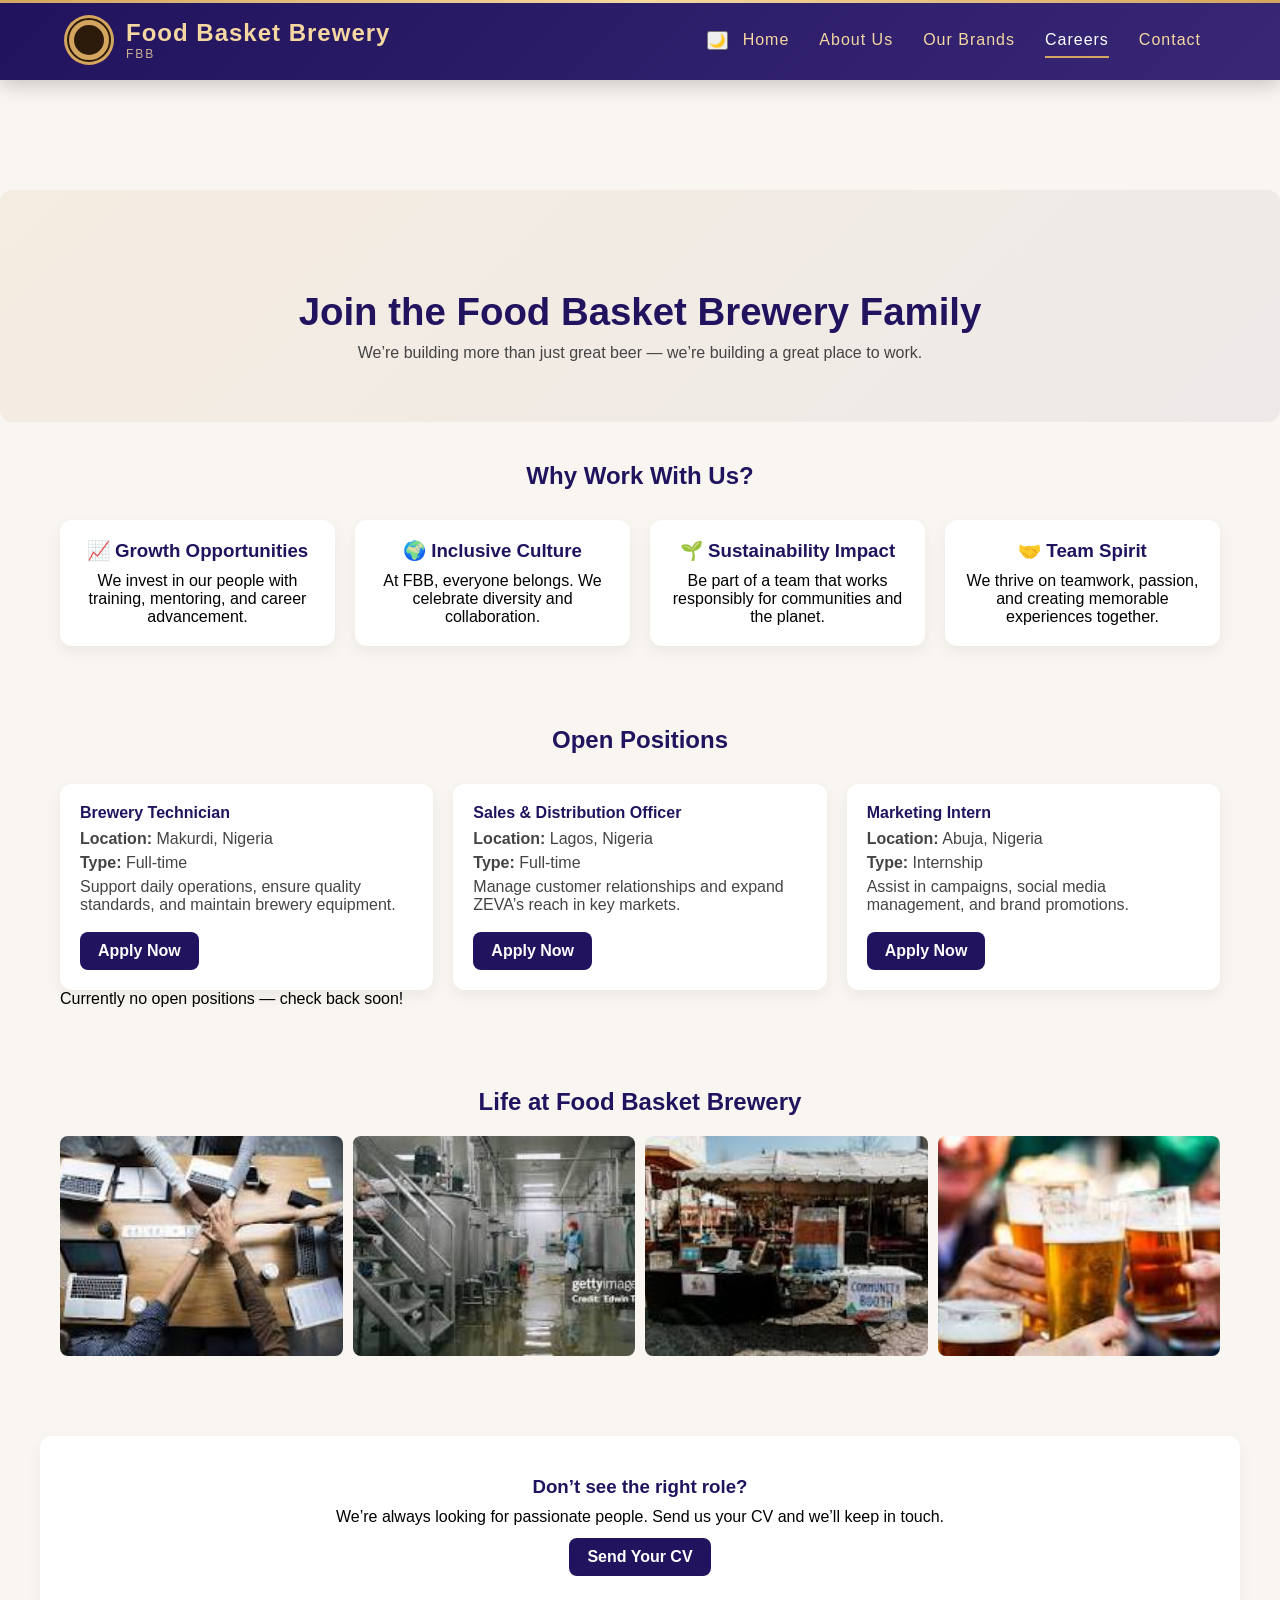
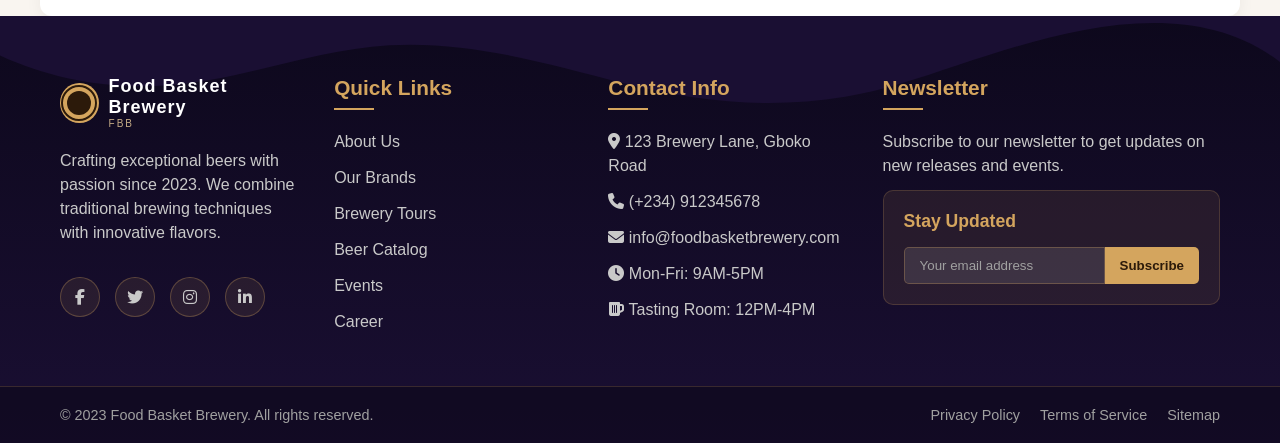
<file: final/career.html>
<!DOCTYPE html>
<html lang="en">
<head>
  <meta charset="UTF-8">
  <meta name="viewport" content="width=device-width, initial-scale=1.0">
  <title>Career — Food Basket Brewery</title>
  <link rel="stylesheet" href="index.css">
  <link rel="stylesheet" href="https://cdnjs.cloudflare.com/ajax/libs/font-awesome/6.4.0/css/all.min.css">
</head>
<body>
  <!-- NAVBAR -->
  <div class="nav-container">
    <nav class="nav-bar">
      <a href="index.html" class="logo">
        <div class="logo-icon"></div>
        <div class="logo-text">
          <span class="logo-main">Food Basket Brewery</span>
          <span class="logo-acronym">FBB</span>
        </div>
      </a>
      <button class="hamburger"><span></span><span></span><span></span></button>
      <ul class="nav-links">
        <button id="theme-toggle">🌙</button>
        <li class="nav-item"><a href="index.html" class="nav-link">Home</a></li>
        <li class="nav-item"><a href="about.html" class="nav-link">About Us</a></li>
        <li class="nav-item"><a href="brands.html" class="nav-link">Our Brands</a></li>
        <li class="nav-item"><a href="career.html" class="nav-link active">Careers</a></li>
        <li class="nav-item"><a href="contact.html" class="nav-link">Contact</a></li>
      </ul>
    </nav>
  </div>

  <!-- HERO -->
  <header class="career-hero scroll-animate">
    <h1>Join the Food Basket Brewery Family</h1>
    <p>We’re building more than just great beer — we’re building a great place to work.</p>
  </header>

  <!-- WHY WORK WITH US -->
  <section class="career-values container scroll-animate">
    <h2>Why Work With Us?</h2>
    <div class="values-grid">
      <div class="value-card">
        <h3>📈 Growth Opportunities</h3>
        <p>We invest in our people with training, mentoring, and career advancement.</p>
      </div>
      <div class="value-card">
        <h3>🌍 Inclusive Culture</h3>
        <p>At FBB, everyone belongs. We celebrate diversity and collaboration.</p>
      </div>
      <div class="value-card">
        <h3>🌱 Sustainability Impact</h3>
        <p>Be part of a team that works responsibly for communities and the planet.</p>
      </div>
      <div class="value-card">
        <h3>🤝 Team Spirit</h3>
        <p>We thrive on teamwork, passion, and creating memorable experiences together.</p>
      </div>
    </div>
  </section>

  <!-- OPEN POSITIONS -->
  <section class="career-openings container scroll-animate">
    <h2>Open Positions</h2>
    <div class="jobs-grid">
      <article class="job-card">
        <h4>Brewery Technician</h4>
        <p><strong>Location:</strong> Makurdi, Nigeria</p>
        <p><strong>Type:</strong> Full-time</p>
        <p>Support daily operations, ensure quality standards, and maintain brewery equipment.</p>
        <a href="mailto:ayangaormarvellous1980@gmail.com" class="btn-cta">Apply Now</a>
      </article>
      <article class="job-card">
        <h4>Sales & Distribution Officer</h4>
        <p><strong>Location:</strong> Lagos, Nigeria</p>
        <p><strong>Type:</strong> Full-time</p>
        <p>Manage customer relationships and expand ZEVA’s reach in key markets.</p>
        <a href="mailto:hr@fbb.com" class="btn-cta">Apply Now</a>
      </article>
      <article class="job-card">
        <h4>Marketing Intern</h4>
        <p><strong>Location:</strong> Abuja, Nigeria</p>
        <p><strong>Type:</strong> Internship</p>
        <p>Assist in campaigns, social media management, and brand promotions.</p>
        <a href="mailto:hr@fbb.com" class="btn-cta">Apply Now</a>
      </article>
    </div>
    <!--- If no jobs are open, you can show:--->
    <p class="no-openings">Currently no open positions — check back soon!</p>
    
  </section>

  <!-- LIFE AT FBB -->
  <section class="career-life container scroll-animate">
    <h2>Life at Food Basket Brewery</h2>
    <div class="gallery-grid">
      <img src="images/team colabo.jpg" alt="Team collaboration">
      <img src="images/production floor.jpg" alt="Production floor">
      <img src="images/comunit event.jpg" alt="Community event">
      <img src="images/celebr.jpg" alt="Celebration at FBB">
    </div>
  </section>

  <!-- CTA -->
  <section class="career-cta container scroll-animate">
    <h3>Don’t see the right role?</h3>
    <p>We’re always looking for passionate people. Send us your CV and we’ll keep in touch.</p>
<a href="mailto:hr@fbb.com?subject=Career%20Application&body=Hello%20FBB%20Team,%0D%0A%0D%0APlease%20find%20my%20CV%20attached.%0D%0A%0D%0ARegards," class="btn-cta">
  Send Your CV
</a>
  </section>

  <!-- footer -->
     <footer>
        <div class="footer-wave"></div>
        <div class="beer-bubbles" id="bubbles"></div>
        
        <div class="footer-container">
            <div class="footer-column">
                <div class="logo-footer">
                    <div class="logo-icon-footer"></div>
                    <div class="logo-text-footer">
                        <span class="logo-main-footer">Food Basket Brewery</span>
                        <span class="logo-acronym-footer">FBB</span>
                    </div>
                </div>
                <p>Crafting exceptional beers with passion since 2023. We combine traditional brewing techniques with innovative flavors.</p>
                <div class="social-icons">
                    <a href="#" class="social-icon">
                        <i class="fab fa-facebook-f"></i>
                    </a>
                    <a href="#" class="social-icon">
                        <i class="fab fa-twitter"></i>
                    </a>
                    <a href="#" class="social-icon">
                        <i class="fab fa-instagram"></i>
                    </a>
                    <a href="#" class="social-icon">
                        <i class="fab fa-linkedin-in"></i>
                    </a>
                </div>
            </div>
            
            <div class="footer-column">
                <h3>Quick Links</h3>
                <a href="#">About Us</a>
                <a href="#">Our Brands</a>
                <a href="#">Brewery Tours</a>
                <a href="#">Beer Catalog</a>
                <a href="#">Events</a>
                <a href="#">Career</a>
            </div>
            
            <div class="footer-column">
                <h3>Contact Info</h3>
                <p><i class="fas fa-map-marker-alt"></i> 123 Brewery Lane, Gboko Road</p>
                <p><i class="fas fa-phone"></i> (+234) 912345678</p>
                <p><i class="fas fa-envelope"></i> info@foodbasketbrewery.com</p>
                <p><i class="fas fa-clock"></i> Mon-Fri: 9AM-5PM</p>
                <p><i class="fas fa-beer"></i> Tasting Room: 12PM-4PM</p>
            </div>
            
            <div class="footer-column">
                <h3>Newsletter</h3>
                <p>Subscribe to our newsletter to get updates on new releases and events.</p>
                <div class="footer-newsletter">
                    <h4>Stay Updated</h4>
                    <div class="newsletter-form">
                        <input type="email" class="newsletter-input" placeholder="Your email address">
                        <button class="newsletter-btn">Subscribe</button>
                    </div>
                </div>
            </div>
        </div>
        
        <div class="footer-bottom">
            <div class="footer-bottom-content">
                <div class="copyright">
                    &copy; 2023 Food Basket Brewery. All rights reserved.
                </div>
                <div class="footer-links">
                    <a href="#">Privacy Policy</a>
                    <a href="#">Terms of Service</a>
                    <a href="#">Sitemap</a>
                </div>
            </div>
        </div>
    </footer>


  <script>
    // Scroll animations
    ScrollReveal().reveal('.scroll-animate', {
      distance: '40px',
      duration: 900,
      easing: 'ease-in-out',
      origin: 'bottom',
      interval: 150
    });
    // Dynamic year
    document.getElementById('year').textContent = new Date().getFullYear();
  </script>
</body>
</html>
</file>
<file: final/index.css>
* {
            margin: 0;
            padding: 0;
            box-sizing: border-box;
            font-family: 'Segoe UI', Tahoma, Geneva, Verdana, sans-serif;
        }

        body {
            background-color: #f9f5f0;
            padding-top: 100px;
        }

        body.dark {
            background: #222;
            color: #eee;
        }

        .nav-container {
            position: fixed;
            top: 0;
            left: 0;
            width: 100%;
            z-index: 1000;
        }

        .nav-bar {
            display: flex;
            align-items: center;
            justify-content: space-between;
            padding: 15px 5%;
            background: linear-gradient(135deg, #21135e 0%, #382775 100%);
            box-shadow: 0 5px 20px rgba(0, 0, 0, 0.2);
            position: relative;
            overflow: hidden;
        }

        .nav-bar::before {
            content: '';
            position: absolute;
            top: 0;
            left: 0;
            width: 100%;
            height: 3px;
            background: linear-gradient(90deg, #d4a55e, #f5d7a1, #d4a55e);
            z-index: 2;
        }

        .logo {
            display: flex;
            align-items: center;
            color: #f5d7a1;
            text-decoration: none;
        }

        .logo-icon {
            width: 50px;
            height: 50px;
            background: #d4a55e;
            border-radius: 50%;
            display: flex;
            align-items: center;
            justify-content: center;
            margin-right: 12px;
            position: relative;
            overflow: hidden;
        }

        .logo-icon::before {
            content: '';
            position: absolute;
            width: 30px;
            height: 30px;
            border-radius: 50%;
            background: #2c1a0a;
        }

        .logo-icon::after {
            content: '';
            position: absolute;
            width: 40px;
            height: 40px;
            border-radius: 50%;
            border: 2px solid #2c1a0a;
        }

        .logo-text {
            display: flex;
            flex-direction: column;
        }

        .logo-main {
            font-size: 24px;
            font-weight: 700;
            letter-spacing: 1px;
        }

        .logo-acronym {
            font-size: 12px;
            opacity: 0.8;
            letter-spacing: 2px;
        }

        .nav-links {
            display: flex;
            list-style: none;
        }

        .nav-item {
            position: relative;
            margin: 0 15px;
        }

        .nav-link {
            color: #f5d7a1;
            text-decoration: none;
            font-weight: 500;
            padding: 10px 0;
            position: relative;
            transition: all 0.3s ease;
            letter-spacing: 1px;
        }

        .nav-link::before {
            content: '';
            position: absolute;
            bottom: 0;
            left: 0;
            width: 0;
            height: 2px;
            background: #d4a55e;
            transition: width 0.3s ease;
        }

        .nav-link:hover {
            color: #ffffff;
        }

        .nav-link:hover::before {
            width: 100%;
        }

        .nav-link.active {
            color: #ffffff;
        }

        .nav-link.active::before {
            width: 100%;
        }

        .hamburger {
            display: none;
            cursor: pointer;
            background: none;
            border: none;
            width: 30px;
            height: 20px;
            position: relative;
        }

        .hamburger span {
            display: block;
            position: absolute;
            height: 3px;
            width: 100%;
            background: #f5d7a1;
            border-radius: 3px;
            transition: all 0.3s ease;
        }

        .hamburger span:nth-child(1) {
            top: 0;
        }

        .hamburger span:nth-child(2) {
            top: 8px;
        }

        .hamburger span:nth-child(3) {
            top: 16px;
        }



        /* Responsive Design */
        @media (max-width: 768px) {
            .hamburger {
                display: block;
            }
            .logo-main{
                font-size: 18px;
            }
            .nav-links {
                position: fixed;
                top: 73px;
                right: -100%;
                width: 80%;
                height: calc(100vh - 73px);
                background: linear-gradient(135deg, #2c1a0a 0%, #4a2e1a 100%);
                flex-direction: column;
                align-items: center;
                justify-content: flex-start;
                padding-top: 40px;
                transition: right 0.5s ease;
                box-shadow: -5px 0 15px rgba(0, 0, 0, 0.1);
            }

            .nav-links.active {
                right: 0;
            }

            .nav-item {
                margin: 15px 0;
                width: 100%;
                text-align: center;
            }

            .nav-link {
                display: block;
                padding: 15px;
                font-size: 18px;
            }

            .hamburger.active span:nth-child(1) {
                transform: rotate(45deg);
                top: 8px;
            }

            .hamburger.active span:nth-child(2) {
                opacity: 0;
            }

            .hamburger.active span:nth-child(3) {
                transform: rotate(-45deg);
                top: 8px;
            }
        }


        /* Slider Styles */
        .slider {
            position: relative;
            width: 99%;
            max-width: 1350px;
            height: 500px;
            margin: 20px auto;
            overflow: hidden;
            border-radius: 10px;
            box-shadow: 0 5px 15px rgba(0, 0, 0, 0.1);
        }
        .slide {
            position: absolute;
            width: 100%;
            height: 100%;
            background-size: cover;
            background-position: center;
            opacity: 0;
            transition: opacity 1s ease-in-out;
        }
        .slide.active {
            opacity: 1;
        }
        

        /* Overlapping Content */
   .overlap-content {
        display: flex;
        gap: 2rem;
        justify-content: center;
        margin-top: -80px; /* pull upwards to overlap */
        flex-wrap: wrap;
        position: relative;
        padding: 0 1rem;
        z-index: 10; /* make sure it shows above banner */
        }

   .overlap-content .box {
        background: #505ab6;
        padding: 1.5rem 2rem;
        border-radius: 12px;
        box-shadow: 0 4px 12px rgba(0,0,0,0.1);
        min-width: 250px;
        flex: 1 1 20px; /* grow/shrink, min 300px */
        text-align: center;
        transition: transform 0.3s ease;
        }
     
   .overlap-content .box:hover {
        transform: translateY(-5px);
   }     

    .overlap-content p{
        color: red;
        font-family: Impact;
        font-size: 20px;
    }
    .overlap-content .box p a{
        text-decoration:wavy underline;
        color: #3d3b3b;
        font-weight: bold;
        font-family: fantasy;
        }
    .overlap-content .box p span{
        font-weight: bold;
        color: rgb(148, 46, 46);
    }
/* Tablet screens */
    @media (max-width: 992px) {
        .overlap-content {
             margin-top: -60px; /*less overlap on tablets */
            
        }
    }

    /* Mobile screens */
    @media (max-width: 600px) {
        .overlap-content {
            flex-direction: column;
            align-items: center;
            margin-top: -40px; 
        }
    }

/* main section */
.main-section {
    margin-top: 70px;
    display: flex;
    align-items: flex-start;
    justify-content: space-between;
    max-width: 1200px;
    margin: 50px auto;
    padding: 0 20px;
    gap: 40px;
}

.content {
    flex: 1;
    padding-right: 20px;
}

.content h1 {
    color: #21135e;
    margin-bottom: 20px;
    font-size: 2.5rem;
}

.content p {
    margin-bottom: 15px;
    line-height: 1.6;
    color: #333;
}

body.dark .content h1 {
    color: #f5d7a1;
}

body.dark .content p {
    color: #eee;
}

body.dark .content button {
    color: #f5d7a1;
}


.main-section img {
    max-width: 400px;
    width: 100%;
    height: auto;
    border-radius: 10px;
    box-shadow: 0 5px 15px rgba(0, 0, 0, 0.1);
}
.main-section p button {
    text-decoration: none;
    font-weight: bold;
    background-color: transparent;
    border-style: none;
}

/* Tablet screens */
@media (max-width: 992px) {
    .main-section {
        flex-direction: column;
        align-items: center;
        text-align: center;
        gap: 30px;
    }
    
    .content {
        padding-right: 0;
        order: 1;
    }
    
    .main-section img {
        order: 2;
        max-width: 500px;
        margin-left: 0;
    }
    
    .content h1 {
        font-size: 2rem;
    }
}

/* Mobile screens */
@media (max-width: 600px) {
    .main-section {
        margin: 30px auto;
        padding: 0 15px;
        gap: 25px;
    }
    
    .content h1 {
        font-size: 1.8rem;
    }
    
    .main-section img {
        max-width: 100%;
    }
}

/* Scroll Animations */
.main-section {
    opacity: 0;
    transform: translateY(50px);
    transition: all 0.8s ease-out;
}

.main-section.animate {
    opacity: 1;
    transform: translateY(0);
}

/* Stagger animation for children */
.content {
    opacity: 0;
    transform: translateX(-50px);
    transition: all 0.8s ease-out 0.2s;
}

.main-section img {
    opacity: 0;
    transform: translateX(50px);
    transition: all 0.8s ease-out 0.4s;
}

.main-section.animate .content,
.main-section.animate img {
    opacity: 1;
    transform: translateX(0);
}

/* Testimonials Section */

 body.dark .testimonial p {
    color: #eee;
}
body
.testimonials {
  margin: 80px auto;
  max-width: 1200px;
  text-align: center;
  padding: 40px 20px;
}

.testimonials h2 {
  font-size: 2rem;
  margin-bottom: 40px;
  color: #21135e;
}

.testimonial-slider {
  overflow: hidden;
  position: relative;
}

.testimonial-track {
  display: flex;
  gap: 40px;
  animation: scroll-left 30s linear infinite;
}

.testimonial {
  min-width: 300px;
  max-width: 350px;
  flex: 0 0 auto;
  background: #fff;
  border-radius: 12px;
  padding: 20px;
  box-shadow: 0 4px 12px rgba(0,0,0,0.1);
  text-align: left;
  transition: transform 0.3s ease;
}

.testimonial:hover {
  transform: translateY(-5px);
}

.testimonial p {
  font-style: italic;
  margin-bottom: 15px;
  color: #333;
}

.testimonial h4 {
  font-size: 0.9rem;
  color: #505ab6;
}

/* Dark mode support */
body.dark .testimonial {
  background: #2a2a2a;
  color: #eee;
}

body.dark .testimonial h4 {
  color: #f5d7a1;
}

/* Scrolling animation */
@keyframes scroll-left {
  0% { transform: translateX(0); }
  100% { transform: translateX(-50%); } /* adjust based on number of testimonials */
}


/* Sustainability Section */
.sustainability {
  display: flex;
  align-items: center;
  justify-content: space-between;
  max-width: 1200px;
  margin: 80px auto;
  padding: 40px 20px;
  gap: 40px;
  flex-wrap: wrap; /* allow wrapping for responsiveness */
}

.sustainability-content {
  flex: 1 1 500px; /* flexible but keeps good width */
}

.sustainability-content h2 {
  font-size: 2rem;
  margin-bottom: 20px;
  color: #21135e;
}

.sustainability-content p {
  line-height: 1.6;
  margin-bottom: 15px;
  color: #333;
  font-size: 1rem;
}

.sustainability-image {
  flex: 1 1 400px;
  text-align: center;
}

.sustainability-image img {
  width: 100%;
  max-width: 450px;
  border-radius: 12px;
  box-shadow: 0 6px 18px rgba(0,0,0,0.15);
}

/* Dark mode */
body.dark .sustainability-content h2 {
  color: #f5d7a1;
}
body.dark .sustainability-content p {
  color: #eee;
}

/* Tablet screens */
@media (max-width: 992px) {
  .sustainability {
    flex-direction: column;
    text-align: center;
    gap: 30px;
  }
  .sustainability-content {
    order: 1;
  }
  .sustainability-image {
    order: 2;
  }
}

/* Mobile screens */
@media (max-width: 600px) {
  .sustainability {
    padding: 20px 15px;
    margin: 50px auto;
  }
  .sustainability-content h2 {
    font-size: 1.6rem;
  }
  .sustainability-content p {
    font-size: 0.95rem;
  }
  .sustainability-image img {
    max-width: 100%;
    height: auto;
  }
}

  /* Footer Styles */
        footer {
            background: linear-gradient(to bottom, #0d081c 0%, #1a0f33 100%);
            position: relative;
            overflow: hidden;
            padding-top: 60px;
        }

        .footer-wave {
            position: absolute;
            top: -10px;
            left: 0;
            width: 100%;
            height: 100px;
            background: url('data:image/svg+xml;utf8,<svg viewBox="0 0 1200 120" xmlns="http://www.w3.org/2000/svg"><path d="M0 0v46.29c47.79 22.2 103.59 32.17 158 28 70.36-5.37 136.33-33.31 206.8-37.5 73.84-4.36 147.54 16.88 218.2 35.26 69.27 18 138.3 24.88 209.4 13.08 36.15-6 69.85-17.84 104.45-29.34C989.49 25 1113-14.29 1200 52.47V0z" fill="%231a0f33"/></svg>');
            background-size: cover;
        }

        .footer-container {
            max-width: 1200px;
            margin: 0 auto;
            padding: 0 20px 40px;
            display: grid;
            grid-template-columns: repeat(4, 1fr);
            gap: 30px;
            position: relative;
            z-index: 1;
        }

        .footer-column {
            display: flex;
            flex-direction: column;
        }

        .footer-column h3 {
            color: #d4a55e;
            margin-bottom: 20px;
            font-size: 1.3rem;
            position: relative;
            padding-bottom: 10px;
        }

        .footer-column h3::after {
            content: '';
            position: absolute;
            left: 0;
            bottom: 0;
            width: 40px;
            height: 2px;
            background: #d4a55e;
        }

        .footer-column p, .footer-column a {
            color: #c9c9c9;
            margin-bottom: 12px;
            text-decoration: none;
            transition: all 0.3s ease;
            line-height: 1.5;
        }

        .footer-column a:hover {
            color: #d4a55e;
            transform: translateX(5px);
        }

        .logo-footer {
            display: flex;
            align-items: center;
            margin-bottom: 20px;
        }

        .logo-icon-footer {
            width: 40px;
            height: 40px;
            background: #d4a55e;
            border-radius: 50%;
            display: flex;
            align-items: center;
            justify-content: center;
            margin-right: 10px;
            position: relative;
            overflow: hidden;
        }

        .logo-icon-footer::before {
            content: '';
            position: absolute;
            width: 24px;
            height: 24px;
            border-radius: 50%;
            background: #2c1a0a;
        }

        .logo-icon-footer::after {
            content: '';
            position: absolute;
            width: 32px;
            height: 32px;
            border-radius: 50%;
            border: 2px solid #2c1a0a;
        }

        .logo-text-footer {
            display: flex;
            flex-direction: column;
        }

        .logo-main-footer {
            font-size: 18px;
            font-weight: 700;
            letter-spacing: 1px;
            color: #ffff
        }

        .logo-acronym-footer {
            font-size: 10px;
            opacity: 0.8;
            color: #f5d7a1;
            letter-spacing: 2px;
        }

        .social-icons {
            display: flex;
            gap: 15px;
            margin-top: 20px;
        }

        .social-icon {
            width: 40px;
            height: 40px;
            background: rgba(212, 165, 94, 0.1);
            border-radius: 50%;
            display: flex;
            align-items: center;
            justify-content: center;
            color: #d4a55e;
            transition: all 0.3s ease;
            border: 1px solid rgba(212, 165, 94, 0.3);
        }

        .social-icon:hover {
            background: #d4a55e;
            color: #2c1a0a;
            transform: translateY(-5px);
            box-shadow: 0 5px 15px rgba(212, 165, 94, 0.4);
        }

        .footer-newsletter {
            background: rgba(212, 165, 94, 0.1);
            padding: 20px;
            border-radius: 10px;
            border: 1px solid rgba(212, 165, 94, 0.2);
        }

        .footer-newsletter h4 {
            color: #d4a55e;
            margin-bottom: 15px;
            font-size: 1.1rem;
        }

        .newsletter-form {
            display: flex;
            margin-top: 15px;
        }

        .newsletter-input {
            flex: 1;
            padding: 10px 15px;
            background: rgba(255, 255, 255, 0.1);
            border: 1px solid rgba(212, 165, 94, 0.3);
            border-radius: 5px 0 0 5px;
            color: #f5d7a1;
            outline: none;
        }

        .newsletter-input::placeholder {
            color: #a0a0a0;
        }

        .newsletter-btn {
            padding: 10px 15px;
            background: #d4a55e;
            color: #2c1a0a;
            border: none;
            border-radius: 0 5px 5px 0;
            cursor: pointer;
            font-weight: 600;
            transition: all 0.3s ease;
        }

        .newsletter-btn:hover {
            background: #f5d7a1;
        }

        .footer-bottom {
            background: rgba(0, 0, 0, 0.3);
            padding: 20px 0;
            text-align: center;
            border-top: 1px solid rgba(212, 165, 94, 0.2);
        }

        .footer-bottom-content {
            max-width: 1200px;
            margin: 0 auto;
            padding: 0 20px;
            display: flex;
            justify-content: space-between;
            align-items: center;
        }

        .copyright {
            color: #a0a0a0;
            font-size: 0.9rem;
        }

        .footer-links {
            display: flex;
            gap: 20px;
        }

        .footer-links a {
            color: #a0a0a0;
            text-decoration: none;
            font-size: 0.9rem;
            transition: color 0.3s ease;
        }

        .footer-links a:hover {
            color: #d4a55e;
        }

        .beer-bubbles {
            position: absolute;
            bottom: 0;
            left: 0;
            width: 100%;
            height: 100%;
            pointer-events: none;
            z-index: 0;
        }

        .bubble {
            position: absolute;
            bottom: -50px;
            background: rgba(212, 165, 94, 0.3);
            border-radius: 50%;
            animation: float 15s infinite ease-in;
        }

        @keyframes float {
            0% {
                transform: translateY(0) translateX(0);
                opacity: 0;
            }
            10% {
                opacity: 0.7;
            }
            90% {
                opacity: 0.5;
            }
            100% {
                transform: translateY(-100vh) translateX(20px);
                opacity: 0;
            }
        }

        /* Responsive Design */
        @media (max-width: 992px) {
            .footer-container {
                grid-template-columns: repeat(2, 1fr);
                gap: 40px;
            }
        }

        @media (max-width: 768px) {
            .footer-container {
                grid-template-columns: 1fr;
                gap: 30px;
            }
            
            .footer-bottom-content {
                flex-direction: column;
                gap: 15px;
            }
            
            .newsletter-form {
                flex-direction: column;
            }
            
            .newsletter-input, .newsletter-btn {
                border-radius: 5px;
                width: 100%;
            }
            
            .newsletter-input {
                margin-bottom: 10px;
            }
        }

        /* ---------- About page styles ---------- */

/* container helper */
.container {
  max-width: 1200px;
  margin: 0 auto;
  padding: 40px 20px;
}

/* HERO */
header{
    margin-top: 0;
    padding: 5px;
    background-color: lightgray;
    border-radius: 7px;
}
.about-hero {
  display: flex;
  align-items: center;
  gap: 30px;
  background: linear-gradient(180deg, rgba(33,19,94,0.04), rgba(212,165,94,0.02));
  padding: 60px 20px;
  border-radius: 12px;
  margin: 10px auto 40px;
  flex-wrap: wrap;
}
.about-hero .hero-inner {
  flex: 1 1 520px;
}
.about-hero h1 {
  font-size: 2.4rem;
  color: #21135e;
  margin-bottom: 12px;
}
.about-hero .hero-sub {
  color: #4b4b4b;
  line-height: 1.6;
}
.about-hero .hero-image {
  flex: 1 1 380px;
  text-align: center;
}
.about-hero .hero-image img {
  width: 100%;
  max-width: 420px;
  height: auto;
  border-radius: 10px;
  box-shadow: 0 8px 24px rgba(0,0,0,0.08);
}

/* About section */
.about-section .section-grid {
  display: grid;
  grid-template-columns: 2fr 520px;
  gap: 40px;
  align-items: center;
  background-color: gray;
  padding: 60px;
  border-radius: 4px;
}
.about-section img {
  width: 100%;
  border-radius: 10px;
  box-shadow: 0 6px 18px rgba(0,0,0,0.06);
}

/* Values */
.values-section .values-grid {
  display: grid;
  grid-template-columns: repeat(3, 1fr);
  gap: 18px;
}
.value-card {
  background: gray;
  padding: 20px;
  border-radius: 10px;
  box-shadow: 0 6px 16px rgba(0,0,0,0.06);
}
.value-card h3 { color: #21135e; margin-bottom: 8px; }
.value-card ul { list-style: none; padding-left: 0; color: #444; }

/* Brands */
.brands-section h2 { text-align: center; color: #21135e; margin-bottom: 24px; }
.brands-grid {
  display: grid;
  grid-template-columns: repeat(3, 1fr);
  gap: 18px;
}
.brand-card {
  text-align: center;
  background: #fff;
  padding: 18px;
  border-radius: 10px;
  box-shadow: 0 6px 18px rgba(0,0,0,0.06);
}
.brand-card img { width: 100%; height: 180px; object-fit: cover; border-radius: 8px; margin-bottom: 12px; }

/* Sustainability */
.sustainability {
  display: flex;
  gap: 30px;
  align-items: center;
  margin-top: 30px;
  padding: 24px;
  background: linear-gradient(135deg, rgba(212,165,94,0.04), rgba(33,19,94,0.02));
  border-radius: 12px;
  flex-wrap: wrap;
}
.sustainability-content { flex: 1 1 520px; }
.sustainability-content h2 { color: #21135e; margin-bottom: 12px; }
.btn-cta {
  display: inline-block;
  margin-top: 12px;
  background: #21135e;
  color: #fff;
  padding: 10px 16px;
  border-radius: 8px;
  text-decoration: none;
  font-weight: 600;
}
.sustainability-image { flex: 1 1 360px; text-align:center; }
.sustainability-image img { width: 100%; max-width: 380px; border-radius: 10px; }

/* Stats */
.stats-grid {
  display: grid;
  grid-template-columns: repeat(4, 1fr);
  gap: 16px;
  margin-top: 30px;
}
.stat {
  background: #fff;
  padding: 18px;
  border-radius: 10px;
  text-align: center;
  box-shadow: 0 6px 18px rgba(0,0,0,0.06);
}
.stat-number { display:block; font-size:1.6rem; color:#21135e; font-weight:700; }
.stat-label { color:#666; margin-top:6px; }

/* Team */
.team-grid {
  display: grid;
  grid-template-columns: repeat(3, 1fr);
  gap: 18px;
  margin-top: 18px;
}
.team-card { text-align:center; background:#fff; padding:16px; border-radius:10px; box-shadow:0 6px 18px rgba(0,0,0,0.06); }
.team-card img { width:100%; height:220px; object-fit:cover; border-radius:8px; margin-bottom:12px; }

/* CTA */
.about-cta { margin-top: 40px; padding: 28px; background: #fff; border-radius: 12px; text-align: center; box-shadow:0 8px 24px rgba(0,0,0,0.05); }
.about-cta .cta-actions { margin-top: 12px; display:flex; gap:12px; justify-content:center; flex-wrap:wrap; }
.btn-secondary { display:inline-block; padding:10px 16px; border-radius:8px; text-decoration:none; color:#21135e; border:1px solid #ddd; }

/* footer small */
.site-footer { padding:22px 0; text-align:center; color:#666; margin-top:40px; }

/* Responsive rules */
@media (max-width: 992px) {
  .about-hero { margin: 100px 16px 20px; padding: 28px 12px; }
  .about-section .section-grid { grid-template-columns: 1fr; }
  .values-section .values-grid { grid-template-columns: 1fr; }
  .brands-grid { grid-template-columns: 1fr; }
  .stats-grid { grid-template-columns: repeat(2, 1fr); }
  .team-grid { grid-template-columns: repeat(2,1fr); }
}
@media (max-width: 600px) {
  .stats-grid { grid-template-columns: 1fr; }
  .team-grid { grid-template-columns: 1fr; }
  .about-hero h1 { font-size: 1.6rem; }
}

/* dark mode tweaks */
body.dark .about-hero h1,
body.dark h2,
body.dark h3 { color: #f5d7a1; }
body.dark .value-card,
body.dark .brand-card,
body.dark .stat,
body.dark .team-card,
body.dark .about-cta,
body.dark .sustainability { background: #2b2b2b; color: #eee; box-shadow: none; }


/* --------- Our Brands Page Styles --------- */

/* Hero */
.brands-hero {
  text-align: center;
  padding: 100px 20px 60px;
  background: linear-gradient(135deg, rgba(212,165,94,0.1), rgba(33,19,94,0.05));
  border-radius: 12px;
  margin-top: 5px;
}
.brands-hero h1 {
  font-size: 2.4rem;
  color: #21135e;
}
.brands-hero p {
  max-width: 700px;
  margin: 10px auto 0;
  color: #444;
}

/* ZEVA highlight */
.brand-highlight-grid {
  display: flex;
  align-items: center;
  gap: 40px;
  flex-wrap: wrap;
}
.brand-text { flex: 1 1 480px; }
.brand-text h2 { font-size: 2rem; color: #21135e; margin-bottom: 12px; }
.brand-features { list-style: none; padding-left: 0; margin-top: 12px; }
.brand-features li { margin-bottom: 6px; color: #444; }
.brand-image { flex: 1 1 400px; text-align: center; }
.brand-image img { width: 100%; max-width: 400px; border-radius: 10px; box-shadow: 0 6px 16px rgba(0,0,0,0.1); }

/* Other Brands */
.brands-grid-section h2 { text-align: center; margin-bottom: 30px; color: #21135e; }
.brands-grid {
  display: grid;
  grid-template-columns: repeat(3,1fr);
  gap: 20px;
}
.brand-card {
  background: #fff;
  padding: 20px;
  border-radius: 12px;
  box-shadow: 0 6px 18px rgba(0,0,0,0.06);
  text-align: center;
}
.brand-card img { width: 100%; height: 200px; object-fit: cover; border-radius: 8px; margin-bottom: 10px; }
.brand-card h4 { color: #21135e; margin-bottom: 8px; }

/* Values */
.brand-values h2 { text-align: center; margin-bottom: 30px; color: #21135e; }
.values-grid { display: grid; grid-template-columns: repeat(3,1fr); gap: 20px; }
.value-card {
  background: #fff;
  padding: 20px;
  border-radius: 12px;
  text-align: center;
  box-shadow: 0 6px 16px rgba(0,0,0,0.06);
}
.value-card h3 { margin-bottom: 10px; }

/* Gallery */
.brand-gallery h2 { text-align: center; margin-bottom: 20px; color: #21135e; }
.gallery-grid { display: grid; grid-template-columns: repeat(4,1fr); gap: 10px; }
.gallery-grid img { width: 100%; height: 200px; object-fit: cover; border-radius: 8px; }

/* CTA */
.brand-cta {
  text-align: center;
  padding: 40px 20px;
  margin-top: 50px;
  background: #fff;
  border-radius: 12px;
  box-shadow: 0 6px 16px rgba(0,0,0,0.05);
}
.brand-cta h3 { color: #21135e; margin-bottom: 10px; }
.btn-cta {
  display: inline-block;
  margin-top: 12px;
  background: #21135e;
  color: #fff;
  padding: 10px 18px;
  border-radius: 8px;
  text-decoration: none;
  font-weight: 600;
}

/* Responsive */
@media (max-width: 992px) {
  .brands-grid { grid-template-columns: 1fr 1fr; }
  .values-grid { grid-template-columns: 1fr; }
  .gallery-grid { grid-template-columns: 1fr 1fr; }
}
@media (max-width: 600px) {
  .brands-hero h1 { font-size: 1.8rem; }
  .brands-grid { grid-template-columns: 1fr; }
  .gallery-grid { grid-template-columns: 1fr; }
}


/* ..........Contact Page........ */
/* Contact Page Styles */
.contact-hero {
    background: linear-gradient(rgba(33, 19, 94, 0.8), rgba(56, 39, 117, 0.8)), 
                url('https://images.unsplash.com/photo-1567696911980-2c7e2be72d39?ixlib=rb-4.0.3&ixid=M3wxMjA3fDB8MHxwaG90by1wYWdlfHx8fGVufDB8fHx8fA%3D%3D&auto=format&fit=crop&w=2070&q=80');
    background-size: cover;
    background-position: center;
    padding: 150px 20px 100px;
    text-align: center;
    color: white;
}

.contact-hero h1 {
    font-size: 3.5rem;
    margin-bottom: 20px;
    text-shadow: 2px 2px 5px rgba(0, 0, 0, 0.5);
}

.contact-hero p {
    font-size: 1.2rem;
    max-width: 700px;
    margin: 0 auto;
}

.contact-container {
    max-width: 1200px;
    margin: 0 auto;
    padding: 80px 20px;
}

.contact-content {
    display: grid;
    grid-template-columns: 1fr 1fr;
    gap: 50px;
    align-items: start;
}

.contact-info {
    background: white;
    border-radius: 15px;
    padding: 40px;
    box-shadow: 0 10px 30px rgba(0, 0, 0, 0.1);
}

body.dark .contact-info {
    background: #333;
}

.contact-info h2 {
    color: #21135e;
    margin-bottom: 30px;
    font-size: 2rem;
    position: relative;
    padding-bottom: 15px;
}

body.dark .contact-info h2 {
    color: #f5d7a1;
}

.contact-info h2::after {
    content: '';
    position: absolute;
    bottom: 0;
    left: 0;
    width: 60px;
    height: 3px;
    background: #d4a55e;
}

.contact-details {
    margin-bottom: 40px;
}

.contact-item {
    display: flex;
    align-items: flex-start;
    margin-bottom: 25px;
}

.contact-icon {
    width: 50px;
    height: 50px;
    background: #f0e6d3;
    border-radius: 50%;
    display: flex;
    align-items: center;
    justify-content: center;
    margin-right: 15px;
    color: #21135e;
    font-size: 1.2rem;
}

body.dark .contact-icon {
    background: #444;
    color: #f5d7a1;
}

.contact-text h3 {
    color: #21135e;
    margin-bottom: 5px;
    font-size: 1.2rem;
}

body.dark .contact-text h3 {
    color: #f5d7a1;
}

.contact-text p {
    color: #666;
}

body.dark .contact-text p {
    color: #ccc;
}

.social-contact {
    display: flex;
    gap: 15px;
}

.social-contact a {
    width: 45px;
    height: 45px;
    background: #f0e6d3;
    border-radius: 50%;
    display: flex;
    align-items: center;
    justify-content: center;
    color: #21135e;
    text-decoration: none;
    transition: all 0.3s ease;
}

body.dark .social-contact a {
    background: #444;
    color: #f5d7a1;
}

.social-contact a:hover {
    background: #d4a55e;
    color: white;
    transform: translateY(-5px);
}

.contact-form {
    background: white;
    border-radius: 15px;
    padding: 40px;
    box-shadow: 0 10px 30px rgba(0, 0, 0, 0.1);
}

body.dark .contact-form {
    background: #333;
}

.contact-form h2 {
    color: #21135e;
    margin-bottom: 30px;
    font-size: 2rem;
    position: relative;
    padding-bottom: 15px;
}

body.dark .contact-form h2 {
    color: #f5d7a1;
}

.contact-form h2::after {
    content: '';
    position: absolute;
    bottom: 0;
    left: 0;
    width: 60px;
    height: 3px;
    background: #d4a55e;
}

.form-group {
    margin-bottom: 25px;
}

.form-group label {
    display: block;
    margin-bottom: 8px;
    color: #21135e;
    font-weight: 500;
}

body.dark .form-group label {
    color: #f5d7a1;
}

.form-control {
    width: 100%;
    padding: 12px 15px;
    border: 1px solid #ddd;
    border-radius: 8px;
    font-size: 1rem;
    transition: all 0.3s ease;
    background: #f9f9f9;
}

body.dark .form-control {
    background: #444;
    border-color: #555;
    color: #eee;
}

.form-control:focus {
    outline: none;
    border-color: #d4a55e;
    box-shadow: 0 0 0 3px rgba(212, 165, 94, 0.2);
}

textarea.form-control {
    min-height: 150px;
    resize: vertical;
}

.submit-btn {
    background: #d4a55e;
    color: #2c1a0a;
    border: none;
    padding: 14px 30px;
    border-radius: 8px;
    font-size: 1.1rem;
    font-weight: 600;
    cursor: pointer;
    transition: all 0.3s ease;
    display: inline-flex;
    align-items: center;
    gap: 10px;
}

.submit-btn:hover {
    background: #f5d7a1;
    transform: translateY(-3px);
    box-shadow: 0 5px 15px rgba(212, 165, 94, 0.4);
}

.map-container {
    margin-top: 80px;
    border-radius: 15px;
    overflow: hidden;
    box-shadow: 0 10px 30px rgba(0, 0, 0, 0.1);
}

.map-container iframe {
    width: 100%;
    height: 450px;
    border: none;
    display: block;
}

/* Responsive Design for Contact Page */
@media (max-width: 992px) {
    .contact-content {
        grid-template-columns: 1fr;
        gap: 40px;
    }
}

@media (max-width: 768px) {
    .contact-hero h1 {
        font-size: 2.5rem;
    }

    .contact-info, .contact-form {
        padding: 30px 25px;
    }
}

@media (max-width: 480px) {
    .contact-hero {
        padding: 120px 15px 80px;
    }
    
    .contact-hero h1 {
        font-size: 2rem;
    }
    
    .contact-container {
        padding: 50px 15px;
    }
    
    .contact-info, .contact-form {
        padding: 25px 20px;
    }
    
    .contact-item {
        flex-direction: column;
        text-align: center;
    }
    
    .contact-icon {
        margin-right: 0;
        margin-bottom: 10px;
    }
    
    .social-contact {
        justify-content: center;
    }
}

/* Career page */
/* ---------- Career Page ---------- */

/* Hero */
.career-hero {
  text-align: center;
  padding: 100px 20px 60px;
  margin-top: 90px;
  background: linear-gradient(135deg, rgba(212,165,94,0.1), rgba(33,19,94,0.05));
  border-radius: 12px;
}
.career-hero h1 {
  font-size: 2.4rem;
  color: #21135e;
}
.career-hero p {
  max-width: 650px;
  margin: 10px auto 0;
  color: #444;
}

/* Why Work With Us */
.career-values h2 { text-align: center; margin-bottom: 30px; color: #21135e; }
.career-values .values-grid {
  display: grid;
  grid-template-columns: repeat(4,1fr);
  gap: 20px;
}
.career-values .value-card {
  background: #fff;
  padding: 20px;
  border-radius: 12px;
  box-shadow: 0 6px 16px rgba(0,0,0,0.06);
  text-align: center;
}
.career-values .value-card h3 { margin-bottom: 10px; }

/* Openings */
.career-openings h2 { text-align: center; margin-bottom: 30px; color: #21135e; }
.jobs-grid {
  display: grid;
  grid-template-columns: repeat(3,1fr);
  gap: 20px;
}
.job-card {
  background: #fff;
  padding: 20px;
  border-radius: 12px;
  box-shadow: 0 6px 16px rgba(0,0,0,0.06);
}
.job-card h4 { color: #21135e; margin-bottom: 8px; }
.job-card p { margin-bottom: 6px; color: #444; }

/* Life at FBB */
.career-life h2 { text-align: center; margin-bottom: 20px; color: #21135e; }
.career-life .gallery-grid {
  display: grid;
  grid-template-columns: repeat(4,1fr);
  gap: 10px;
}
.career-life img {
  width: 100%;
  height: 220px;
  object-fit: cover;
  border-radius: 8px;
}

/* CTA */
.career-cta {
  text-align: center;
  padding: 40px 20px;
  margin-top: 40px;
  background: #fff;
  border-radius: 12px;
  box-shadow: 0 6px 16px rgba(0,0,0,0.05);
}
.career-cta h3 { color: #21135e; margin-bottom: 10px; }

/* Responsive */
@media (max-width: 992px) {
  .career-values .values-grid { grid-template-columns: 1fr 1fr; }
  .jobs-grid { grid-template-columns: 1fr 1fr; }
  .career-life .gallery-grid { grid-template-columns: 1fr 1fr; }
}
@media (max-width: 600px) {
  .career-hero h1 { font-size: 1.8rem; }
  .career-values .values-grid { grid-template-columns: 1fr; }
  .jobs-grid { grid-template-columns: 1fr; }
  .career-life .gallery-grid { grid-template-columns: 1fr; }
}
</file>
